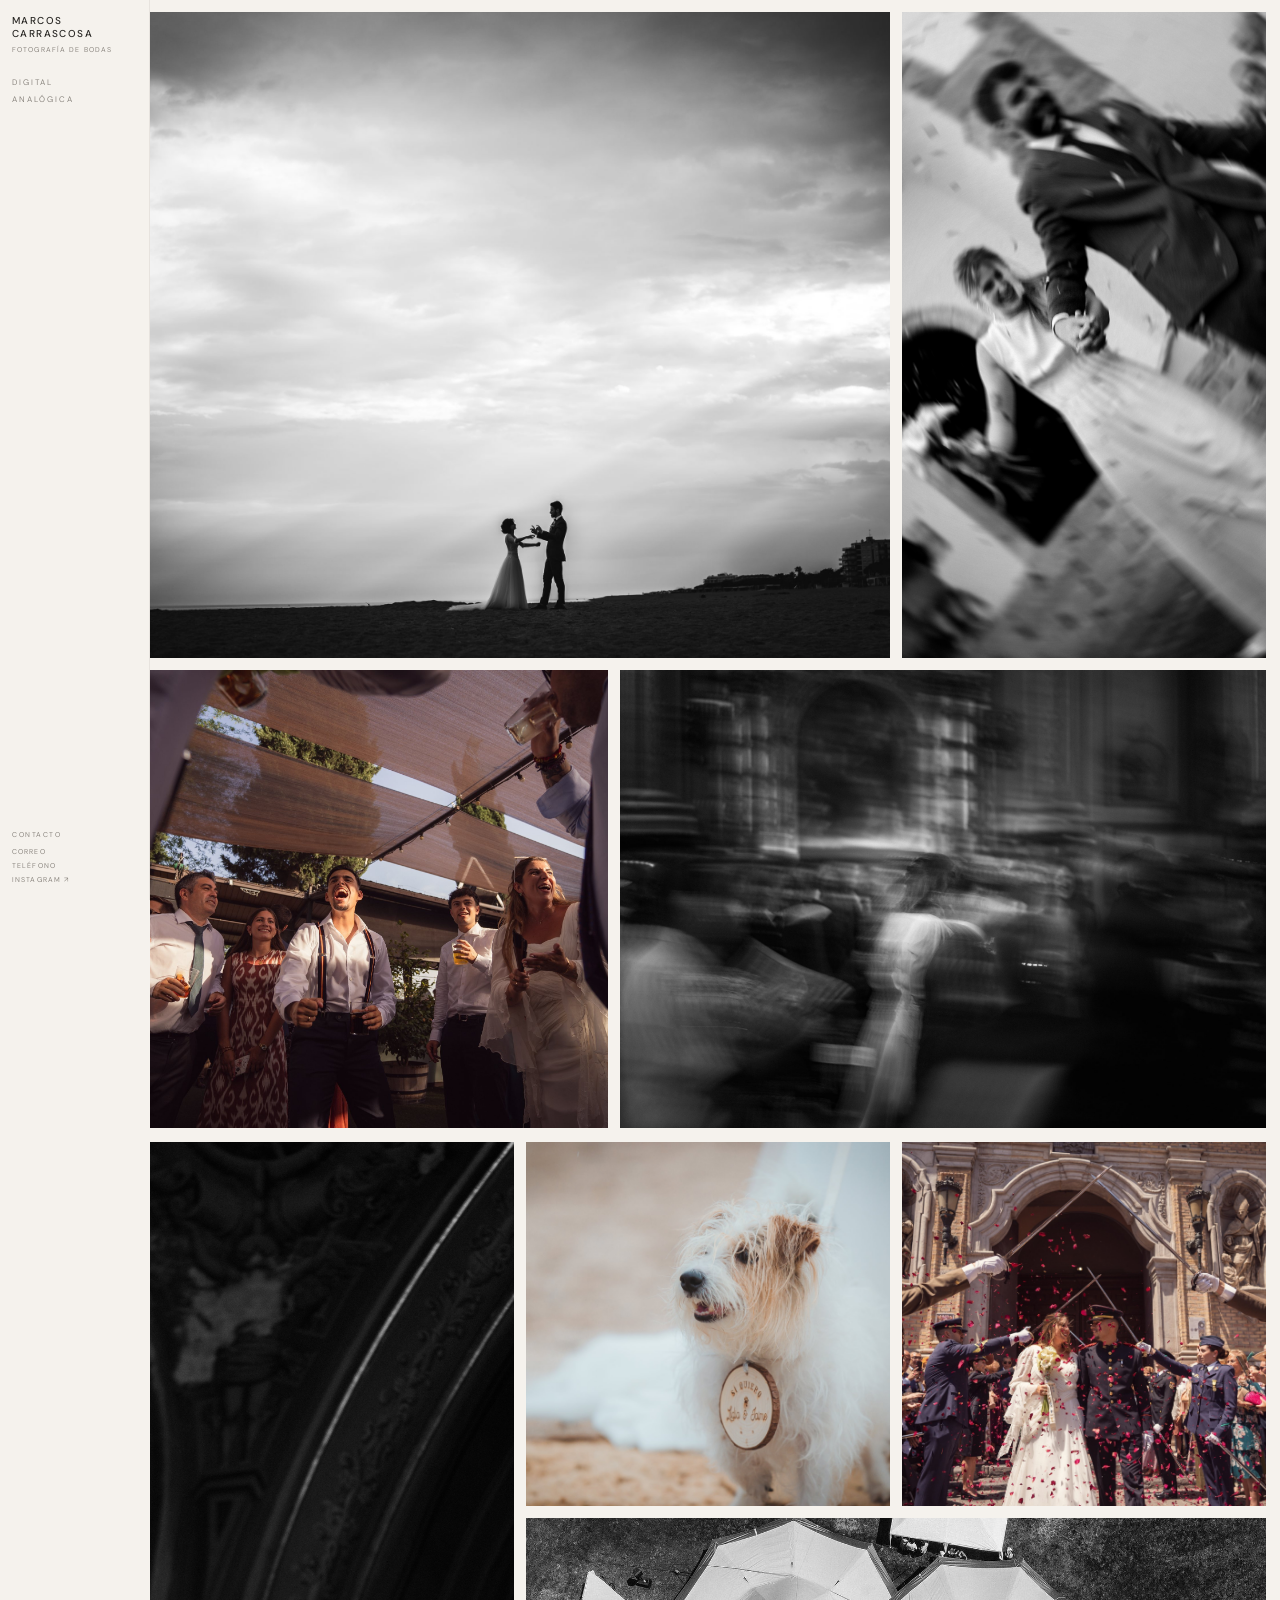
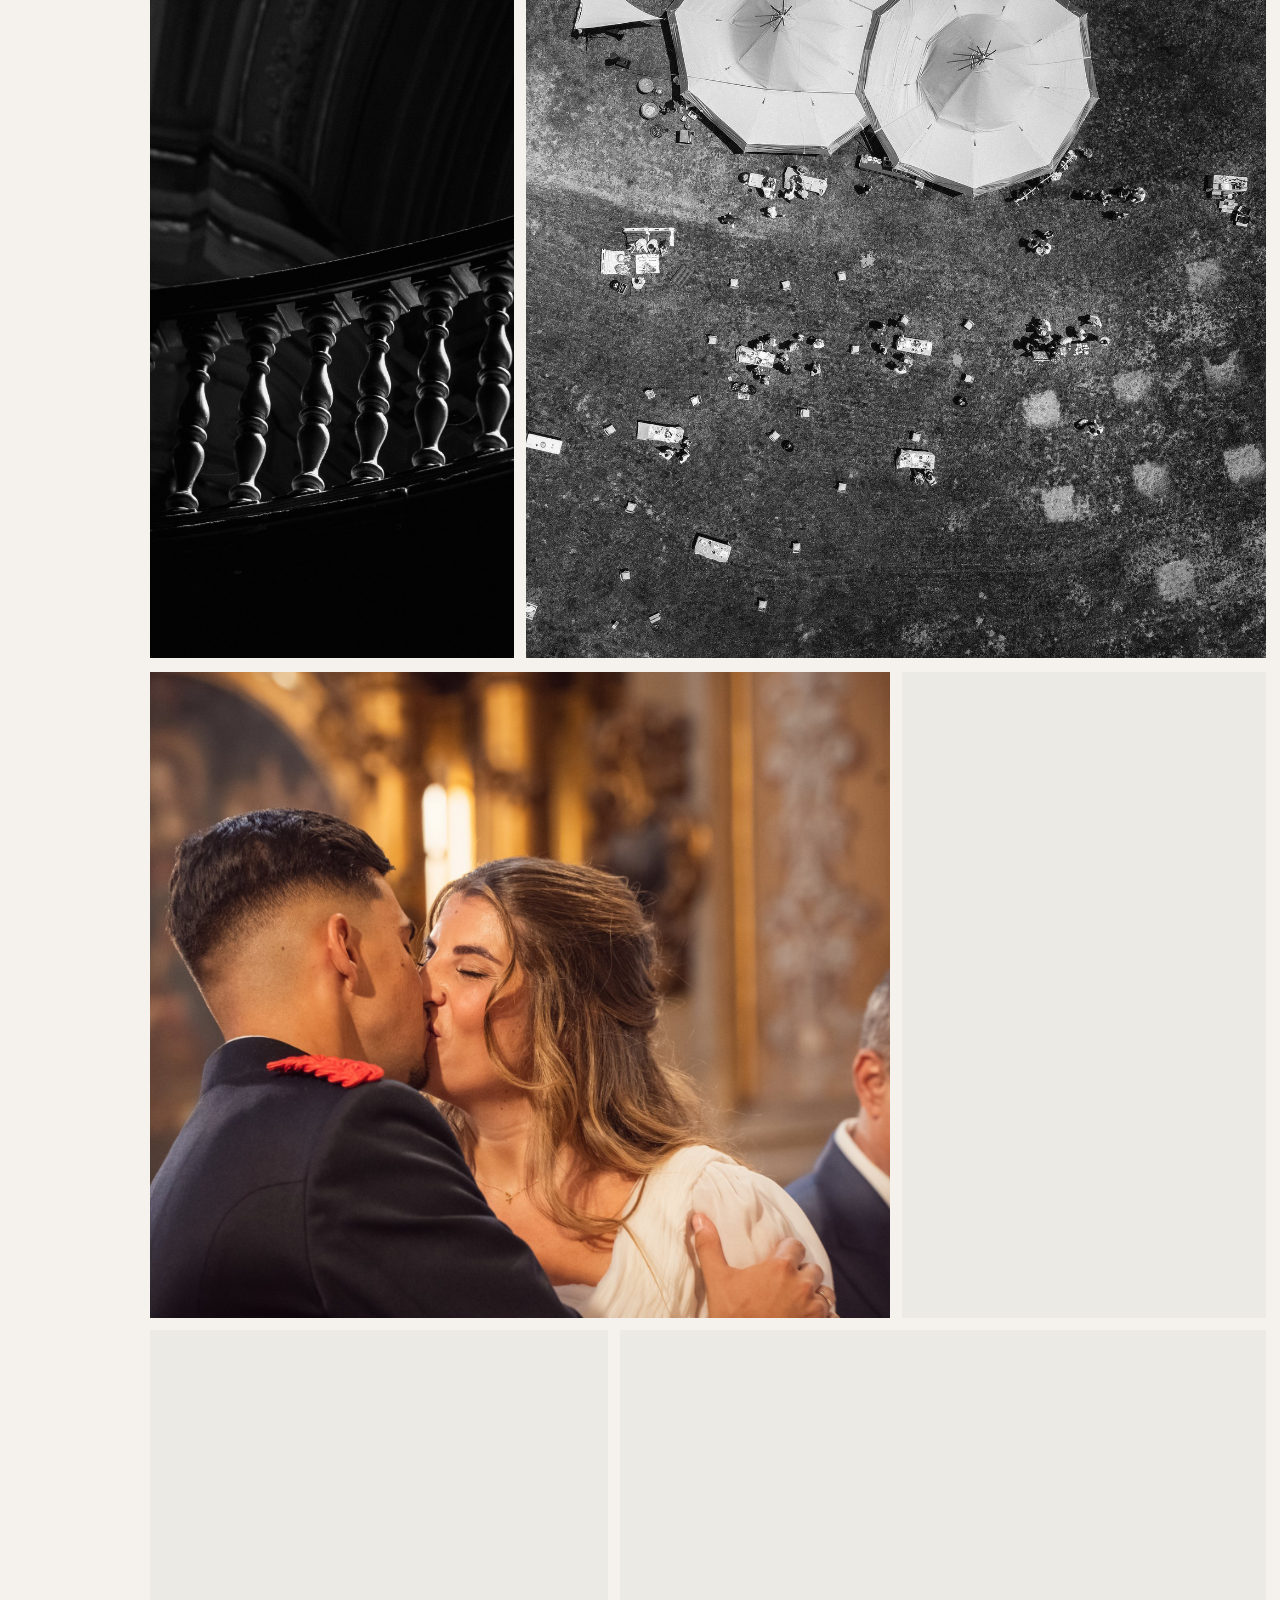
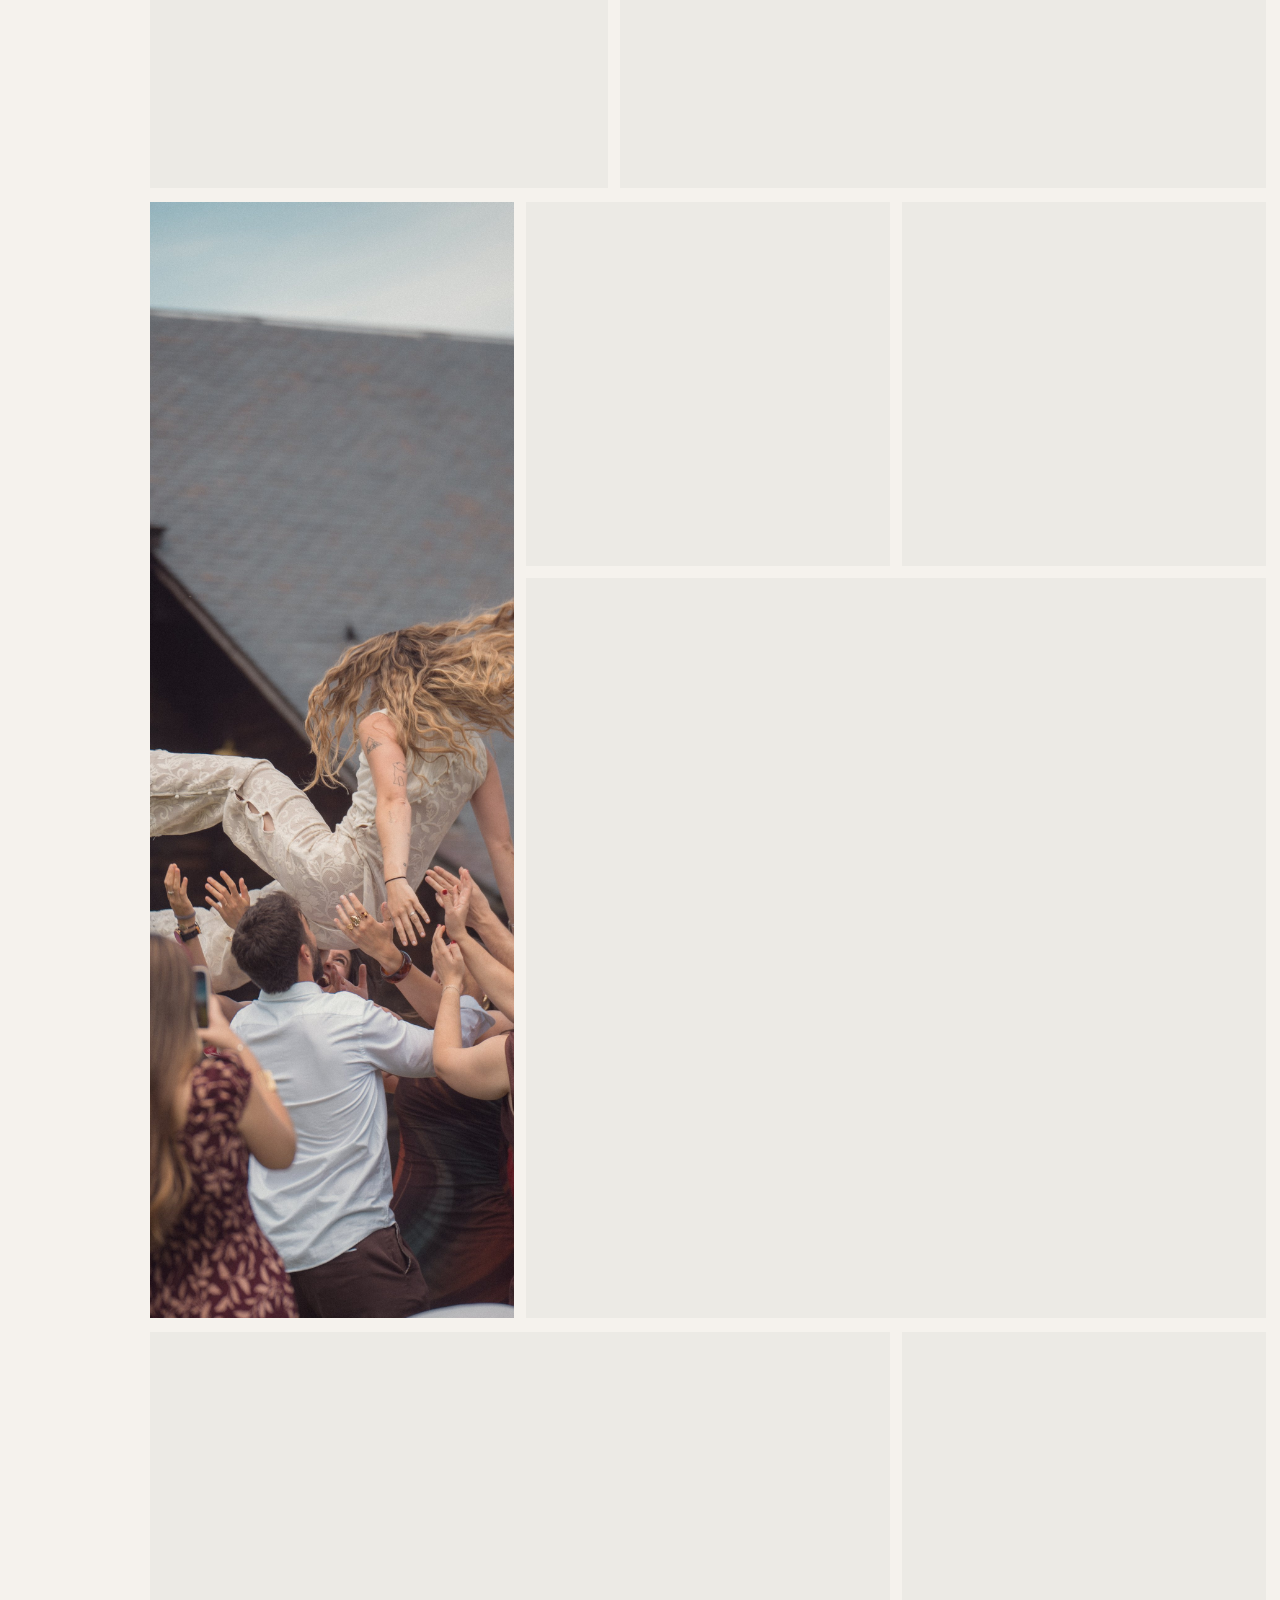
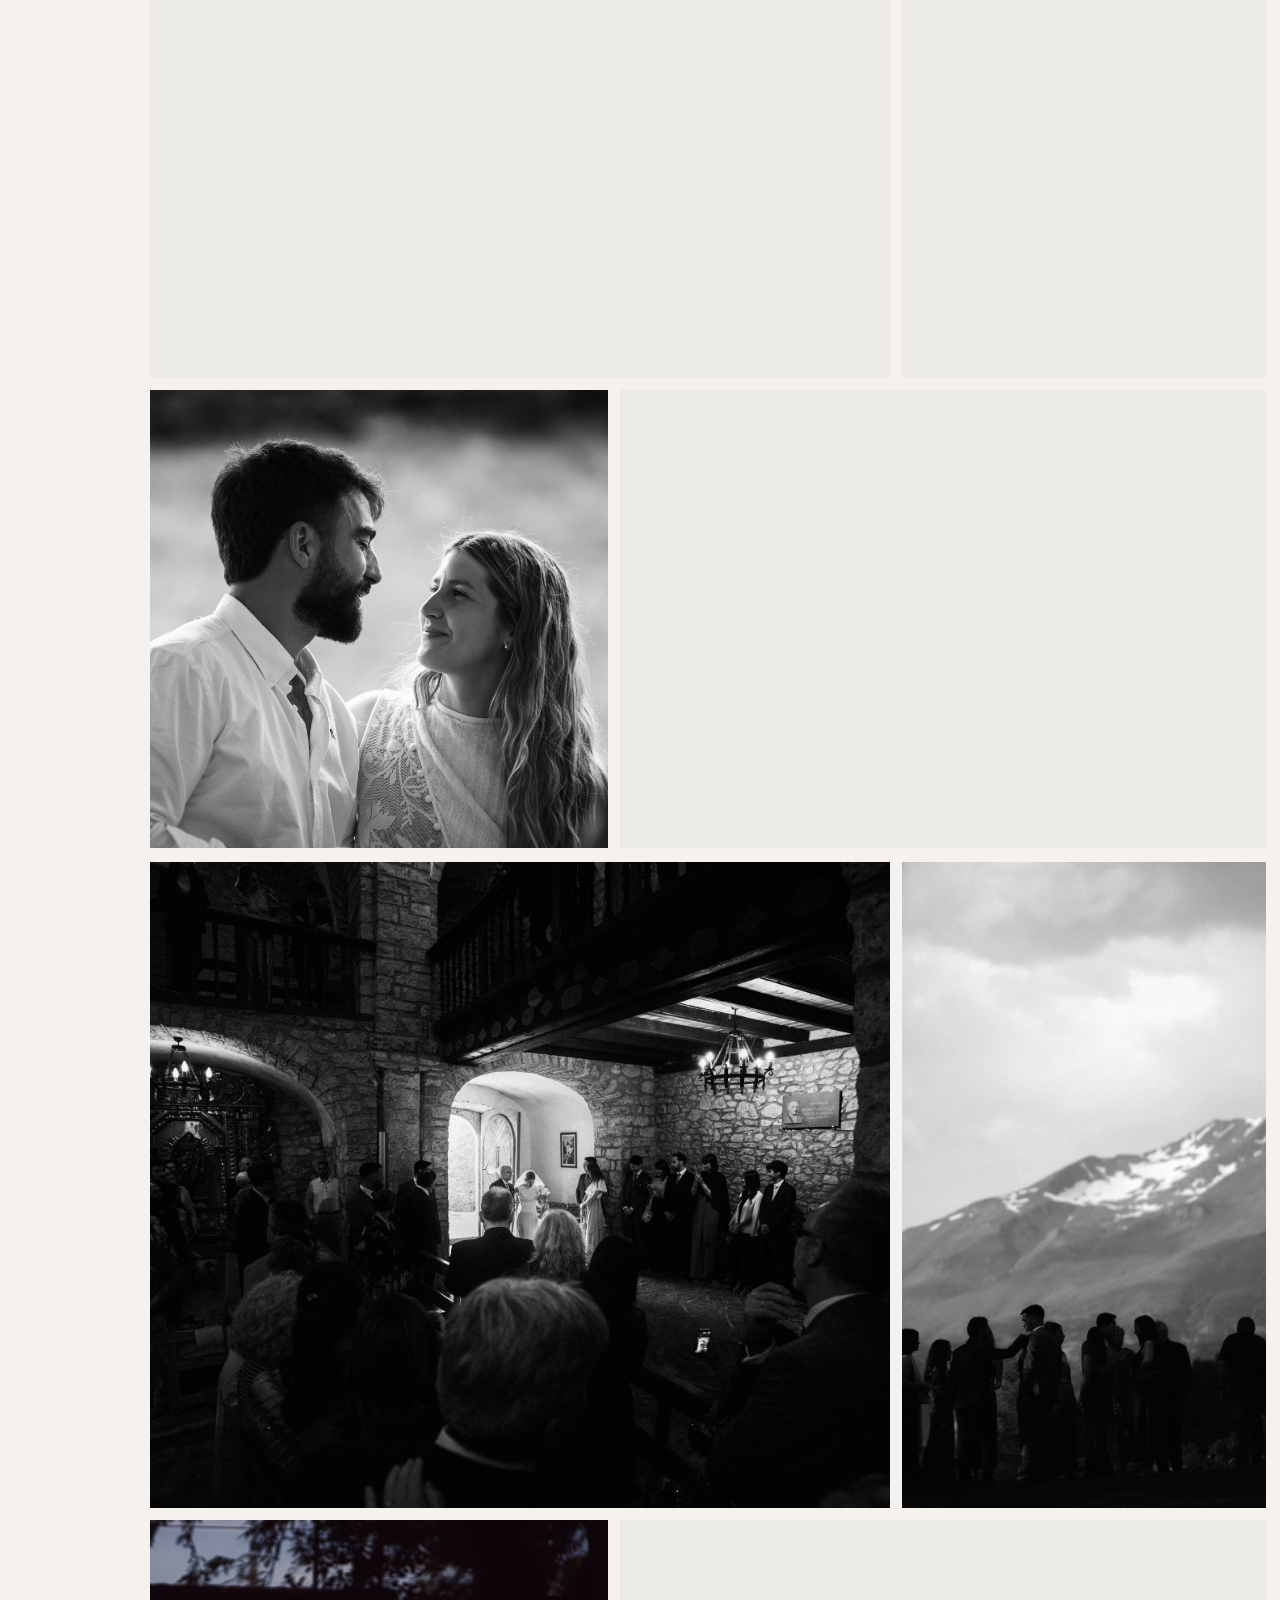
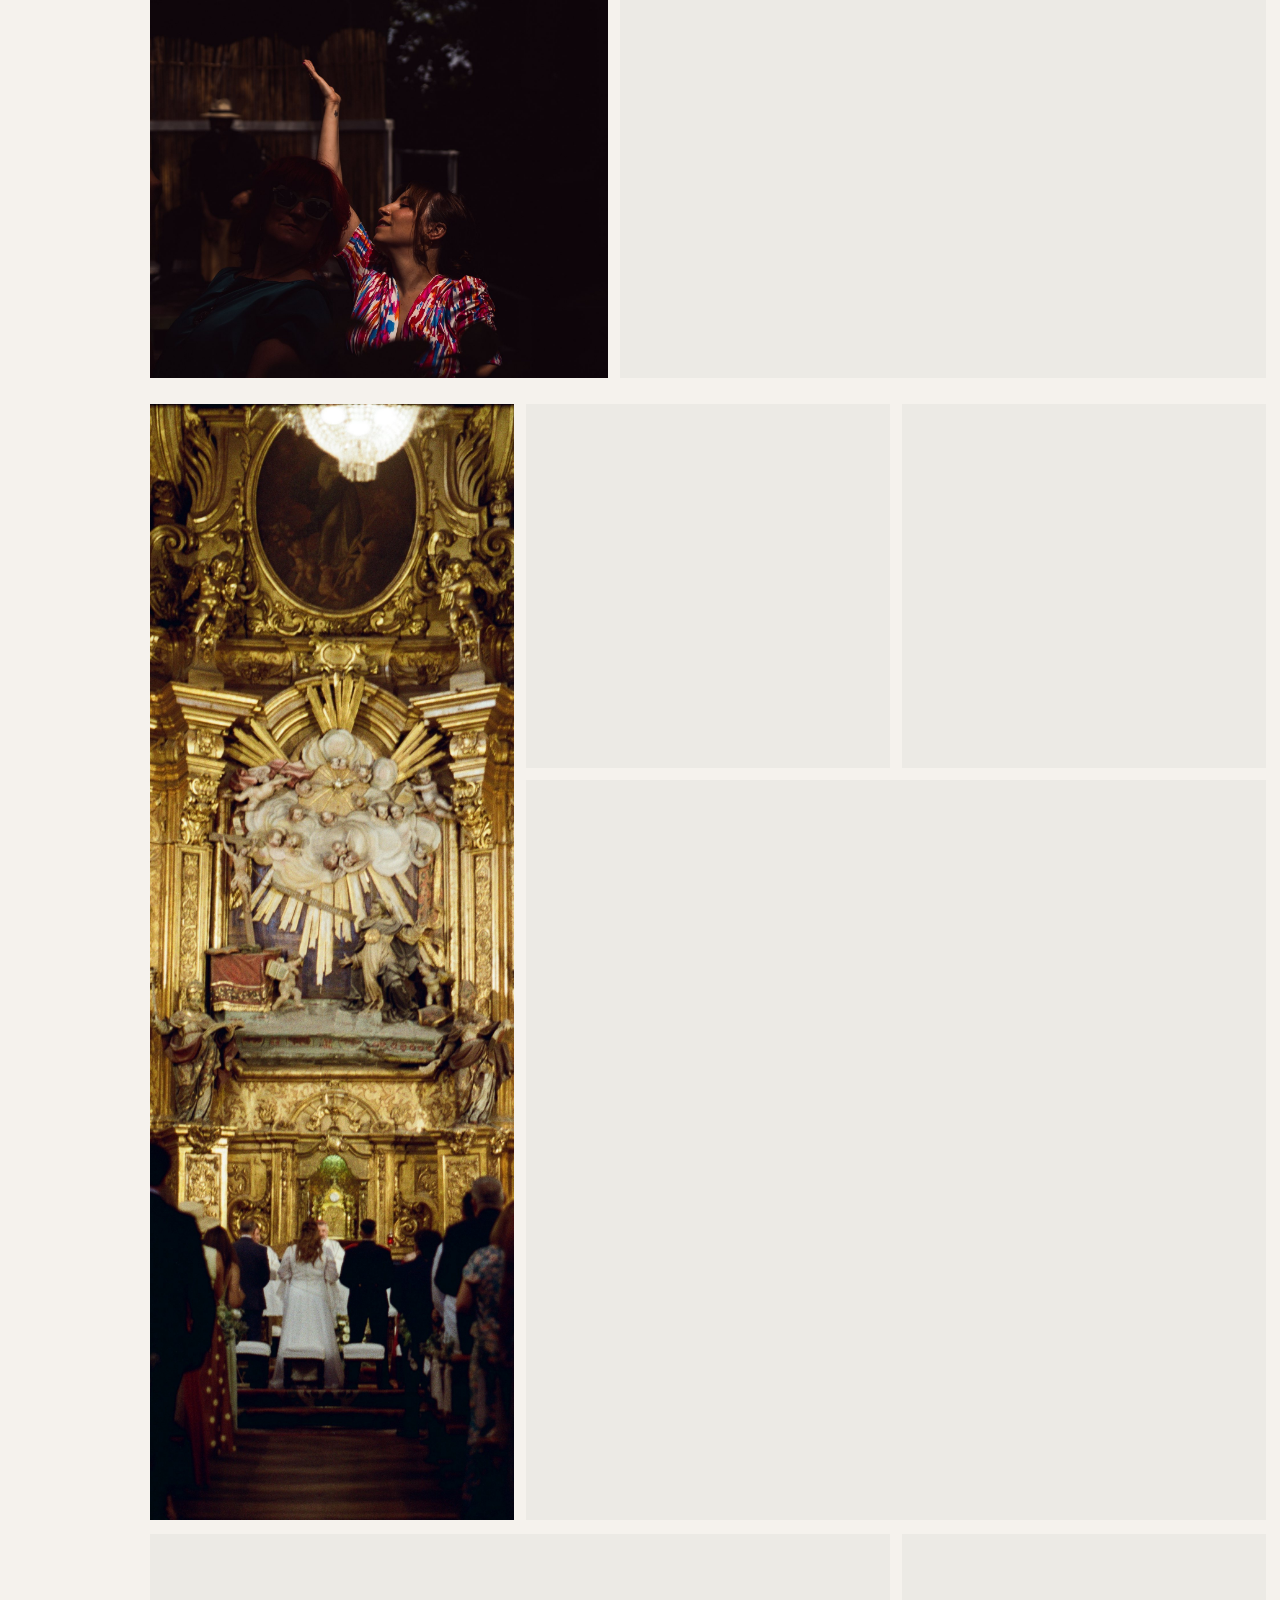
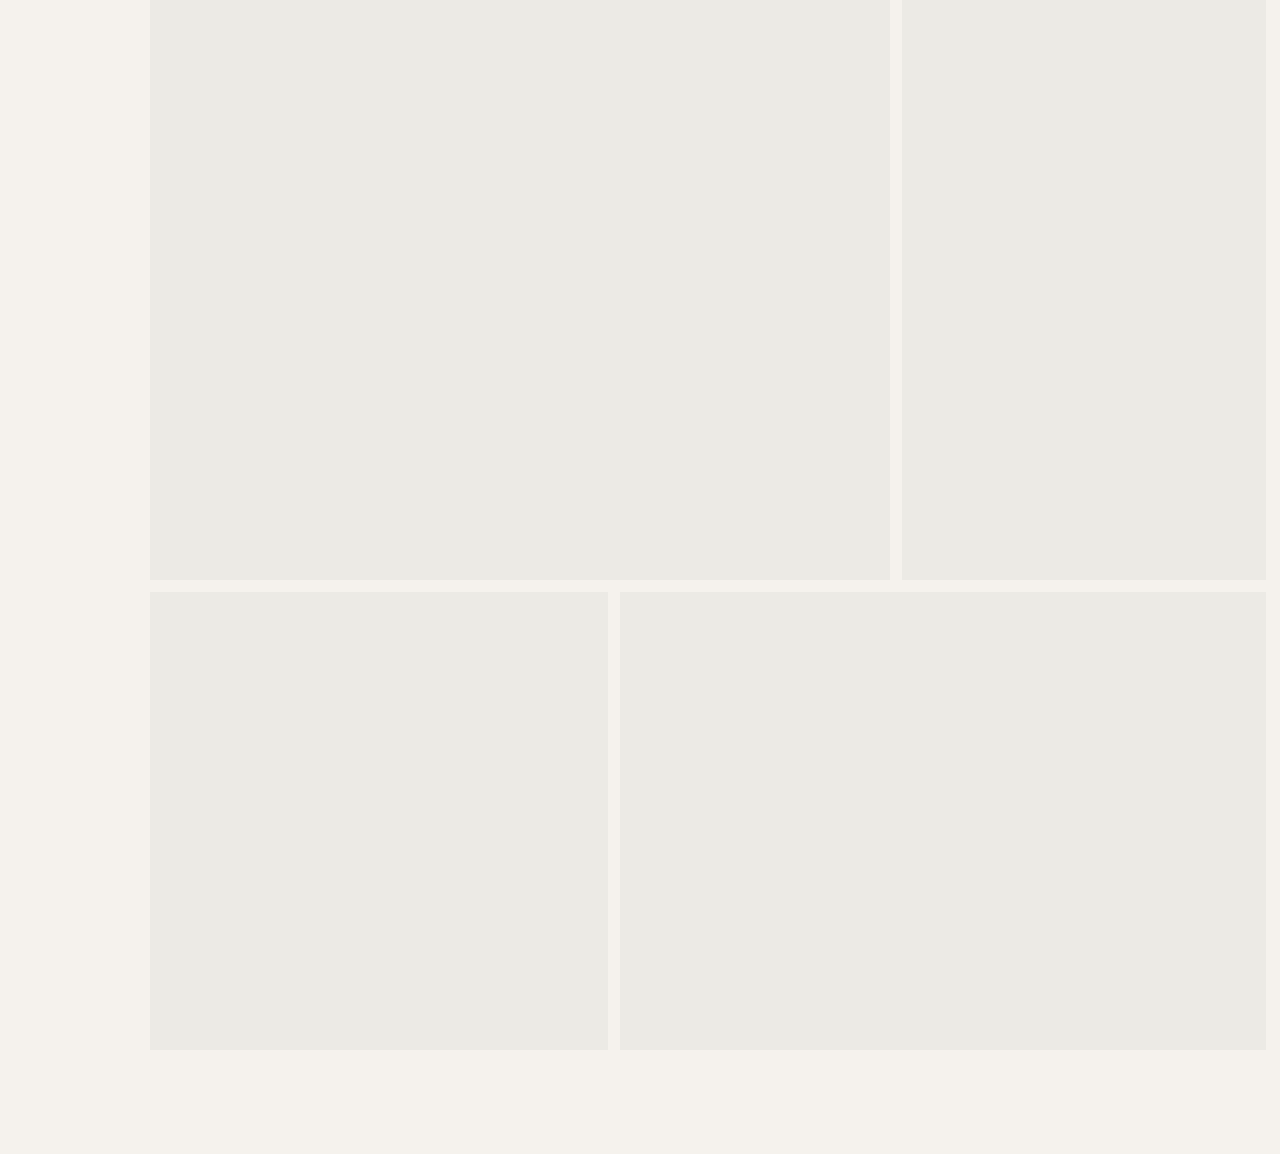
<file: index.html>
<!DOCTYPE html>
<html lang="es">
<head>
<meta charset="UTF-8">
<meta name="viewport" content="width=device-width, initial-scale=1.0">
<title>Marcos Carrascosa | Fotógrafo de bodas en Zaragoza</title>
<meta name="description" content="Fotografía de bodas en Zaragoza y España. Trabajo en digital y analógico con una mirada documental y editorial.">
<meta name="author" content="Marcos Carrascosa">
<meta name="robots" content="index, follow">
<link rel="canonical" href="https://carrascosamarcos.es/">
<link rel="icon" href="/favicon.svg" type="image/svg+xml">
<link rel="apple-touch-icon" href="/favicon.svg">
<meta property="og:type" content="website">
<meta property="og:title" content="Marcos Carrascosa | Fotógrafo de bodas en Zaragoza">
<meta property="og:description" content="Fotografía de bodas en Zaragoza y España. Digital y analógico.">
<meta property="og:url" content="https://carrascosamarcos.es/">
<meta property="og:site_name" content="Marcos Carrascosa">
<meta name="twitter:card" content="summary_large_image">
<meta name="twitter:title" content="Marcos Carrascosa | Fotógrafo de bodas en Zaragoza">
<meta name="twitter:description" content="Fotografía de bodas en Zaragoza y España. Digital y analógico.">
<link rel="preconnect" href="https://fonts.googleapis.com">
<link rel="preconnect" href="https://fonts.gstatic.com" crossorigin>
<link href="https://fonts.googleapis.com/css2?family=Cormorant+Garamond:wght@300;400;500&family=DM+Sans:wght@300;400;500&display=swap" rel="stylesheet">
<link rel="stylesheet" href="styles.css">
<script type="application/ld+json">{
  "@context":"https://schema.org",
  "@type":"Photographer",
  "name":"Marcos Carrascosa",
  "email":"marcoscarrascosa.arq@gmail.com",
  "telephone":"+34699828171",
  "address":{"@type":"PostalAddress","addressLocality":"Zaragoza","addressCountry":"ES"},
  "areaServed":["Zaragoza","España"],
  "description":"Fotógrafo de bodas en Zaragoza. Trabajo en digital y analógico.",
  "url":"https://carrascosamarcos.es/",
  "sameAs":["https://instagram.com/mcarrascosajimenez"]
}</script>
</head>
<body>
<header class="header">
  <div class="header__rail">
    <h1 class="header__name">MARCOS CARRASCOSA</h1>
    <span class="header__subtitle">FOTOGRAFÍA DE BODAS</span>
    <nav class="header__nav" aria-label="Navegación">
      <a href="#digital" class="header__mode-link">DIGITAL</a>
      <a href="#analogica" class="header__mode-link">ANALÓGICA</a>
    </nav>
    <address class="header__contact">
      <span class="header__contact-label">CONTACTO</span>
      <a href="mailto:marcoscarrascosa.arq@gmail.com">CORREO</a>
      <a href="tel:+34699828171">TELÉFONO</a>
      <a href="https://instagram.com/mcarrascosajimenez" target="_blank" rel="noopener">INSTAGRAM ↗</a>
    </address>
  </div>
</header>
<main>
  <section id="digital" class="gallery-mode gallery-mode--digital" aria-labelledby="digital-title">
    <h2 id="digital-title" class="sr-only">Fotografía de bodas digital</h2>
  </section>
  <section id="analogica" class="gallery-mode gallery-mode--analogue" aria-labelledby="analogica-title">
    <h2 id="analogica-title" class="sr-only">Fotografía de bodas analógica</h2>
  </section>
</main>
<script src="script.js"></script>
</body>
</html>
</file>
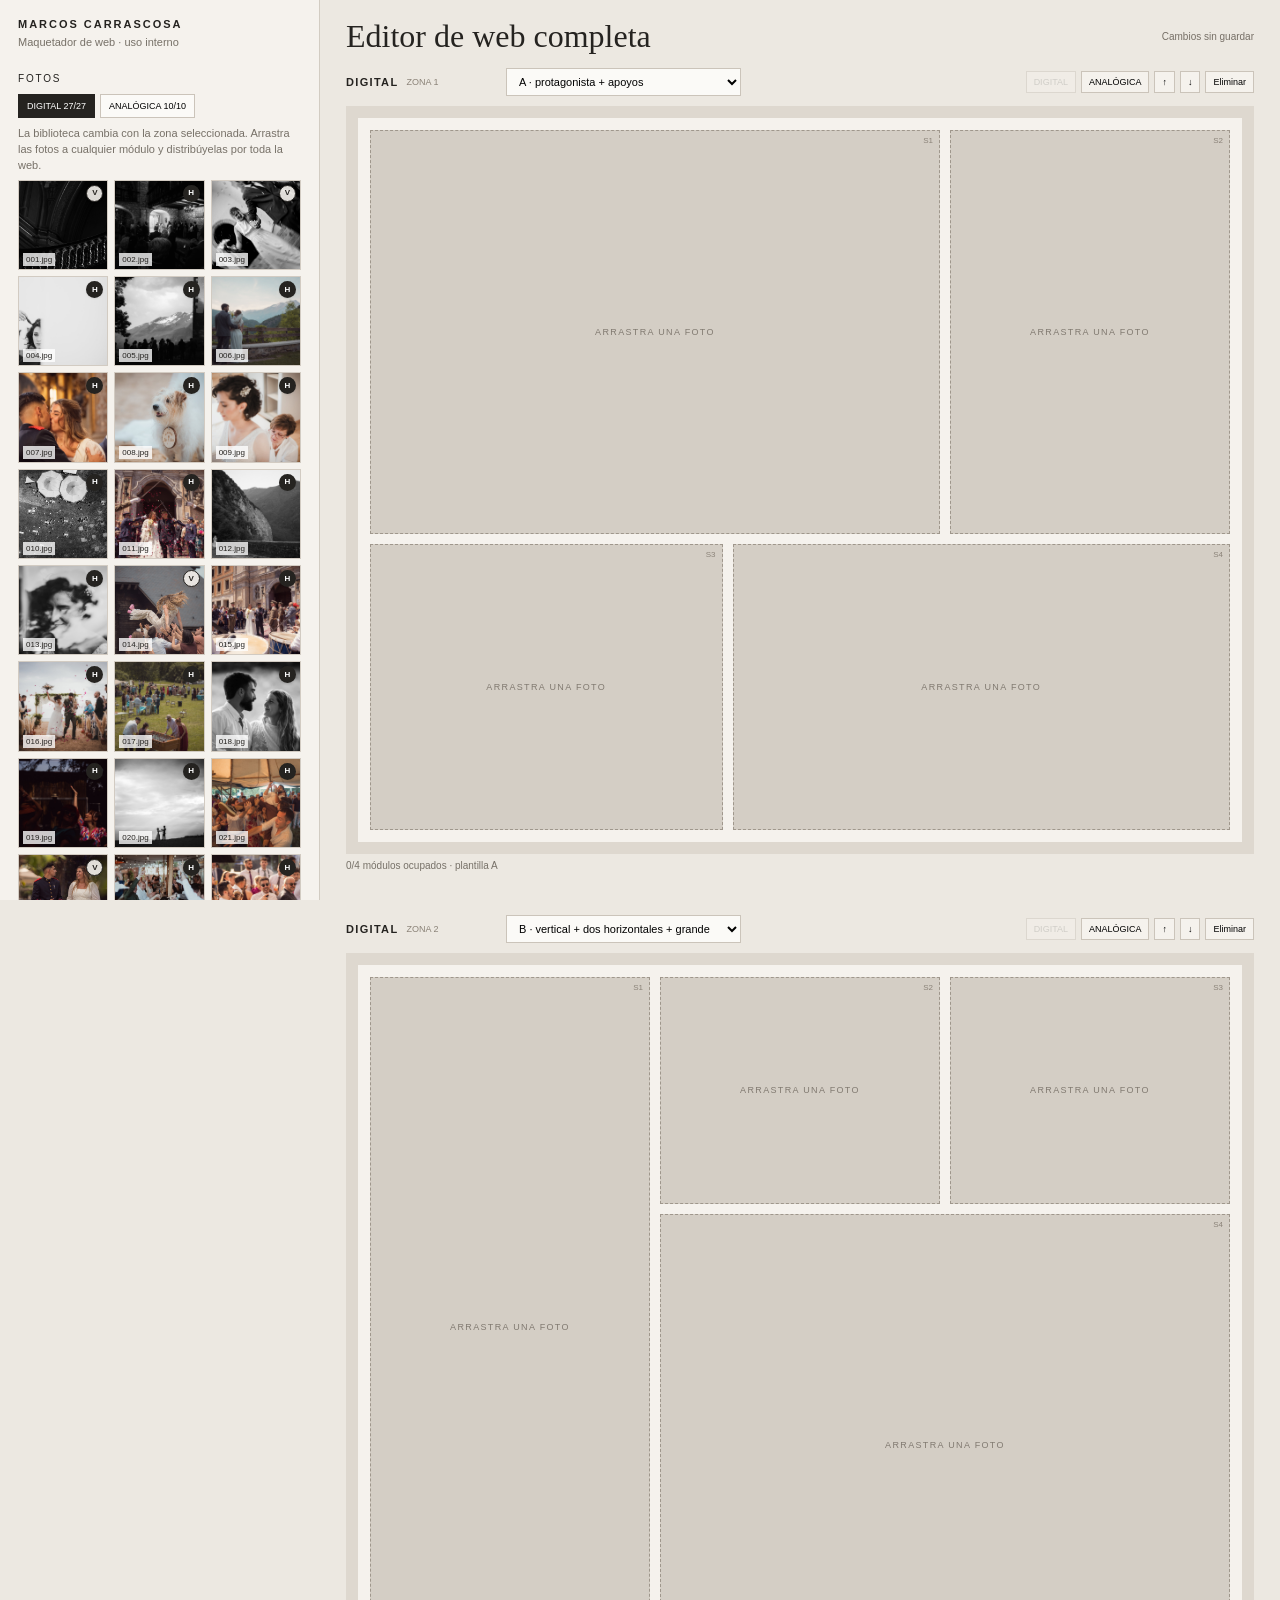
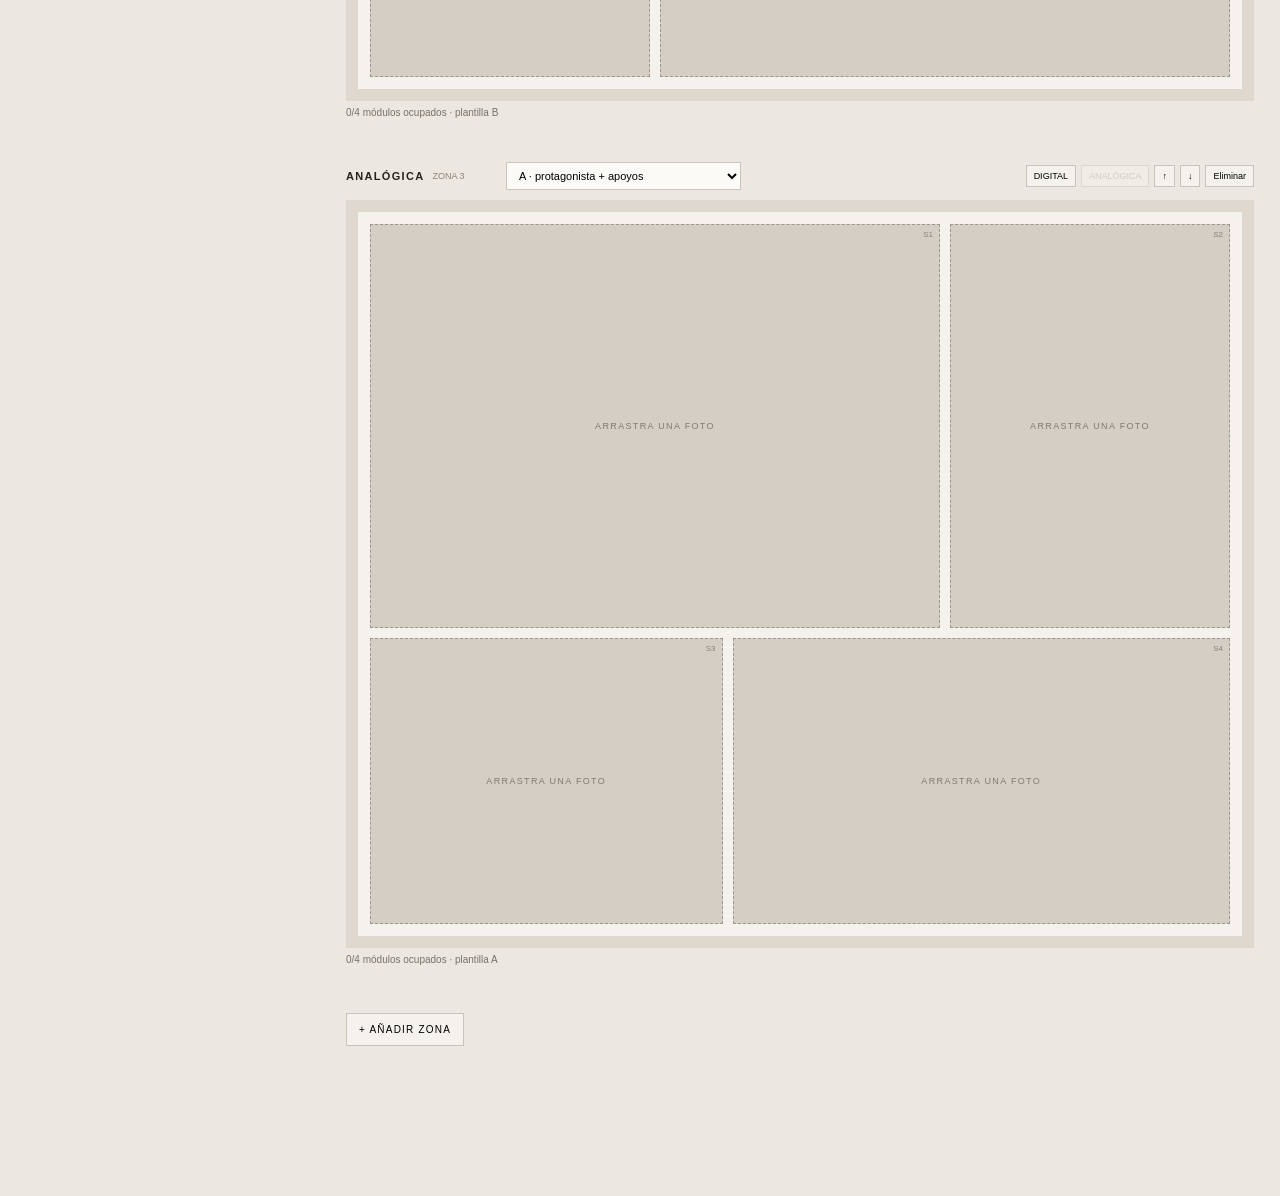
<file: editor.html>
<!DOCTYPE html>
<html lang="es">
<head>
<meta charset="UTF-8">
<meta name="viewport" content="width=device-width,initial-scale=1.0">
<meta name="robots" content="noindex,nofollow">
<title>Editor · Marcos Carrascosa</title>
<style>
*{box-sizing:border-box}html,body{margin:0;min-height:100%;font-family:Arial,sans-serif;background:#ece8e1;color:#252320}button,input,select{font:inherit}button{cursor:pointer}
.app{display:grid;grid-template-columns:320px minmax(0,1fr);min-height:100vh}.sidebar{padding:18px;border-right:1px solid #d2ccc2;background:#f5f2ed;position:sticky;top:0;height:100vh;overflow:auto}.brand{font-size:11px;letter-spacing:.18em;font-weight:700}.muted{color:#777168;font-size:11px;line-height:1.45}.section-title{font-size:10px;letter-spacing:.18em;text-transform:uppercase;margin:22px 0 10px}.tools{display:grid;gap:7px}.tools button,.actions button,.zone-select{border:1px solid #cbc4ba;background:#fbfaf7;padding:9px 10px;text-align:left;font-size:11px}.tools button:hover,.actions button:hover,.zone-select:hover{background:#eeeae3}.divider{height:1px;background:#d8d2c9;margin:16px 0}.photos{display:grid;grid-template-columns:repeat(3,1fr);gap:6px}.photo-thumb{aspect-ratio:1/1;border:1px solid #d2cbc2;background:#ddd7cf;overflow:hidden;position:relative;cursor:grab}.photo-thumb img{width:100%;height:100%;object-fit:cover;display:block}.photo-thumb.used{opacity:.32}.photo-thumb span{position:absolute;left:4px;bottom:3px;background:rgba(255,255,255,.78);font-size:8px;padding:2px 3px}.orientation{position:absolute;right:4px;top:4px;min-width:17px;height:17px;border-radius:50%;display:grid;place-items:center;background:rgba(245,242,237,.9);font-size:8px;font-weight:700;line-height:1;box-shadow:0 1px 2px rgba(0,0,0,.08)}.orientation.h{background:#252320;color:#fff}.orientation.v{border:1px solid #252320}.orientation.s{border:1px solid #8f887e;color:#5d574f}.actions{display:grid;grid-template-columns:1fr 1fr;gap:7px}.primary{background:#252320!important;color:#fff!important;border-color:#252320!important}.danger{background:#eee4e0!important}.control-row{display:grid;grid-template-columns:65px 1fr;gap:8px;align-items:center;margin:7px 0}.control-row label{font-size:9px;letter-spacing:.08em;text-transform:uppercase;color:#70695f}.control-row input{width:100%}.selected-info{font-size:10px;line-height:1.45;color:#716a61;min-height:30px}.hint{font-size:9px;color:#817a71;line-height:1.45}.medium-tabs{display:flex;gap:5px;margin-bottom:8px}.medium-tabs button{border:1px solid #cbc4ba;background:#fbfaf7;padding:6px 8px;font-size:9px}.medium-tabs button.active{background:#252320;color:#fff;border-color:#252320}
main{padding:20px 26px 80px;min-width:0}.topbar{display:flex;align-items:center;justify-content:space-between;gap:15px;margin-bottom:16px}.topbar h1{font:400 32px/1 Georgia,serif;margin:0}.status{font-size:10px;color:#766f66}.zone{margin:0 0 44px}.zone-head{display:flex;align-items:center;gap:10px;margin-bottom:10px}.zone-title{display:flex;align-items:center;gap:8px;min-width:150px}.zone-title strong{font-size:11px;letter-spacing:.12em;text-transform:uppercase}.zone-index{font-size:9px;color:#8a8277}.zone-select{min-width:235px;padding:6px 8px}.zone-actions{display:flex;gap:5px;margin-left:auto}.zone-actions button{border:1px solid #cbc4ba;background:#f5f2ed;padding:5px 7px;font-size:9px}.zone-actions button:disabled{opacity:.45;cursor:default}.zone-wrap{background:#ded8cf;padding:12px;overflow:auto}.zone-stage{width:min(1500px,100%);min-width:760px;margin:0 auto;background:#f5f2ed;padding:12px}.zone-canvas{position:relative;display:grid;grid-template-columns:repeat(12,1fr);grid-template-rows:repeat(12,minmax(34px,1fr));gap:10px;min-height:700px}.slot{position:relative;min-width:0;min-height:0;background:#d4cec5;border:1px dashed #9f978c;overflow:hidden}.slot.selected{outline:2px solid #252320;outline-offset:2px}.slot.empty::after{content:'ARRASTRA UNA FOTO';position:absolute;inset:0;display:grid;place-items:center;font-size:9px;letter-spacing:.15em;color:#817a71}.slot img{width:100%;height:100%;object-fit:cover;display:block;user-select:none;pointer-events:none}.slot-label{position:absolute;left:6px;top:5px;background:rgba(245,242,237,.86);padding:3px 4px;font-size:8px;z-index:2}.empty-slot-label{position:absolute;right:6px;top:5px;font-size:8px;color:#8a8278;z-index:2}.photo-count{font-size:10px;color:#777168;margin-top:6px}.add-zone{border:1px solid #cbc4ba;background:#f5f2ed;padding:10px 12px;font-size:10px;letter-spacing:.12em;text-transform:uppercase;margin:4px 0 70px}.add-zone:hover{background:#e8e2da}.actions-row{display:flex;gap:8px;flex-wrap:wrap}.mobile-note{display:none}
@media(max-width:1000px){.app{grid-template-columns:270px 1fr}.zone-stage{min-width:720px}.mobile-note{display:block}.zone-head{flex-wrap:wrap}.zone-actions{margin-left:0}}
@media(max-width:640px){.app{grid-template-columns:235px 1fr}.sidebar{padding:13px}main{padding:14px}.topbar{align-items:flex-start;flex-direction:column}.zone-stage{min-width:680px}.zone-head{align-items:flex-start;flex-direction:column}.zone-title{min-width:0}.zone-actions{width:100%}}
</style>
</head>
<body>
<div class="app">
<aside class="sidebar">
  <div class="brand">MARCOS CARRASCOSA</div>
  <div class="muted" style="margin-top:5px">Maquetador de web · uso interno</div>

  <div class="section-title">Fotos</div>
  <div class="medium-tabs">
    <button id="tabDigital" class="active">DIGITAL <span id="countDigital"></span></button>
    <button id="tabFilm">ANALÓGICA <span id="countFilm"></span></button>
  </div>
  <div class="muted" style="margin:6px 0">La biblioteca cambia con la zona seleccionada. Arrastra las fotos a cualquier módulo y distribúyelas por toda la web.</div>
  <div id="photos" class="photos"></div>

  <div class="section-title">Foto seleccionada</div>
  <div id="selectedInfo" class="selected-info">Selecciona un módulo con una foto.</div>
  <div class="control-row"><label>Zoom</label><input id="zoom" type="range" min="1" max="3" step="0.01" value="1"></div>
  <div class="control-row"><label>Pos X</label><input id="posX" type="range" min="0" max="100" step="1" value="50"></div>
  <div class="control-row"><label>Pos Y</label><input id="posY" type="range" min="0" max="100" step="1" value="50"></div>
  <div class="hint">V = vertical · H = horizontal · S = cuadrada. También puedes arrastrar la imagen dentro del módulo.</div>

  <div class="divider"></div>
  <div class="section-title">Proyecto</div>
  <div class="actions-row">
    <button id="saveLocal" class="primary">Guardar proyecto</button>
    <button id="loadLocal">Cargar</button>
    <button id="exportJson" class="primary">Exportar JSON</button>
    <button id="newProject" class="danger">Nuevo</button>
  </div>
  <p class="hint" style="margin-top:9px">Se guarda la web completa: orden de zonas, Digital/Analógica, plantilla de cada zona, foto de cada módulo y encuadre.</p>
</aside>

<main>
  <div class="topbar"><h1>Editor de web completa</h1><div id="status" class="status">Cambios sin guardar</div></div>
  <div id="web"></div>
  <p class="hint mobile-note">En pantallas pequeñas puedes desplazar horizontalmente cada retícula. La composición se ha pensado principalmente para escritorio.</p>
</main>
</div>

<script>
(function(){
'use strict';
const DIGITAL=Array.from({length:27},(_,i)=>`digital/${String(i+1).padStart(3,'0')}.jpg`);
const FILM=Array.from({length:10},(_,i)=>`film/${String(i+1).padStart(3,'0')}.jpg`);
const templates={
 a:[['s1',1,1,8,7],['s2',9,1,4,7],['s3',1,8,5,5],['s4',6,8,7,5]],
 b:[['s1',1,1,4,12],['s2',5,1,4,4],['s3',9,1,4,4],['s4',5,5,8,8]],
 c:[['s1',1,1,4,5],['s2',5,1,4,5],['s3',9,1,4,8],['s4',1,6,8,7],['s5',9,9,4,4]],
 d:[['s1',1,1,5,5],['s2',7,1,6,4],['s3',1,7,4,6],['s4',6,6,7,6]]
};
const templateNames={a:'A · protagonista + apoyos',b:'B · vertical + dos horizontales + grande',c:'C · fragmentada',d:'D · libre'};
const KEY='marcosGalleryWebEditorV3';
let state={zones:[{id:uid(),type:'digital',template:'a',slots:{}},{id:uid(),type:'digital',template:'b',slots:{}},{id:uid(),type:'analogue',template:'a',slots:{}}],selected:null,medium:'digital'};
let draggingPhoto=null;
const web=document.getElementById('web'), photosEl=document.getElementById('photos'), selectedInfo=document.getElementById('selectedInfo'), statusEl=document.getElementById('status'), zoomEl=document.getElementById('zoom'), xEl=document.getElementById('posX'), yEl=document.getElementById('posY');
function uid(){return Math.random().toString(36).slice(2,9)}
function clone(o){return JSON.parse(JSON.stringify(o))}
function mark(t='Cambios sin guardar'){statusEl.textContent=t}
function currentZone(){return state.zones.find(z=>z.id===state.selected?.zoneId)||null}
function currentData(){const z=currentZone();return z&&state.selected&&z.slots[state.selected.slotId]?z.slots[state.selected.slotId]:null}
function used(src){return state.zones.some(z=>Object.values(z.slots).some(s=>s.src===src))}
function orient(img){if(!img.naturalWidth||!img.naturalHeight)return's';const r=img.naturalWidth/img.naturalHeight;return r>1.05?'h':r<0.95?'v':'s'}
function photosForMedium(){return state.medium==='digital'?DIGITAL:FILM}
function renderPhotos(){
 photosEl.innerHTML='';
 photosForMedium().forEach(src=>{
  const b=document.createElement('div');b.className='photo-thumb'+(used(src)?' used':'');b.draggable=true;
  const img=document.createElement('img');img.src=src;img.loading='lazy';b.appendChild(img);
  const badge=document.createElement('div');badge.className='orientation s';badge.textContent='…';b.appendChild(badge);
  img.addEventListener('load',()=>{const k=orient(img);badge.className='orientation '+k;badge.textContent=k==='h'?'H':k==='v'?'V':'S'});
  const n=document.createElement('span');n.textContent=src.split('/').pop();b.appendChild(n);
  b.addEventListener('dragstart',()=>draggingPhoto=src);b.addEventListener('dragend',()=>draggingPhoto=null);
  b.addEventListener('click',()=>{if(state.selected)assign(state.selected.zoneId,state.selected.slotId,src)});
  photosEl.appendChild(b);
 });
 const du=DIGITAL.filter(used).length,fu=FILM.filter(used).length;
 document.getElementById('countDigital').textContent=`${DIGITAL.length-du}/${DIGITAL.length}`;
 document.getElementById('countFilm').textContent=`${FILM.length-fu}/${FILM.length}`;
}
function selectSlot(zoneId,slotId){state.selected={zoneId,slotId};updateControls();renderWeb()}
function assign(zoneId,slotId,src){const z=state.zones.find(x=>x.id===zoneId);if(!z)return;if(!z.slots[slotId]||z.slots[slotId].src!==src)z.slots[slotId]={src,zoom:1,x:50,y:50};state.selected={zoneId,slotId};mark();updateControls();renderWeb()}
function updateControls(){const d=currentData();if(!d){selectedInfo.textContent='Selecciona un módulo con una foto.';zoomEl.value=1;xEl.value=50;yEl.value=50;return}selectedInfo.textContent=`${d.src} · ${state.selected.slotId}`;zoomEl.value=d.zoom;xEl.value=d.x;yEl.value=d.y}
function bindControl(el,key){el.addEventListener('input',()=>{const d=currentData();if(!d)return;d[key]=Number(el.value);mark();renderWeb()})}
bindControl(zoomEl,'zoom');bindControl(xEl,'x');bindControl(yEl,'y');
function pan(e,zoneId,slotId){const z=state.zones.find(x=>x.id===zoneId),d=z?.slots[slotId];if(!d||e.button!==0)return;state.selected={zoneId,slotId};updateControls();const slot=e.currentTarget,sx=e.clientX,sy=e.clientY,px=d.x,py=d.y;function move(ev){const r=slot.getBoundingClientRect();d.x=Math.max(0,Math.min(100,px-(ev.clientX-sx)/r.width*100));d.y=Math.max(0,Math.min(100,py-(ev.clientY-sy)/r.height*100));xEl.value=Math.round(d.x);yEl.value=Math.round(d.y);mark();renderWeb()}function up(){removeEventListener('pointermove',move);removeEventListener('pointerup',up)}addEventListener('pointermove',move);addEventListener('pointerup',up);e.preventDefault()}
function slotElement(zone,def){const[id,col,row,w,h]=def,el=document.createElement('div');el.className='slot'+(zone.slots[id]?'':' empty');el.style.gridColumn=`${col}/span ${w}`;el.style.gridRow=`${row}/span ${h}`;const d=zone.slots[id];if(d){const img=document.createElement('img');img.src=d.src;img.alt='';img.style.objectPosition=`${d.x}% ${d.y}%`;img.style.transform=`scale(${d.zoom})`;el.appendChild(img);const l=document.createElement('div');l.className='slot-label';l.textContent=d.src.split('/').pop();el.appendChild(l)}else{const l=document.createElement('div');l.className='empty-slot-label';l.textContent=id.toUpperCase();el.appendChild(l)}if(state.selected?.zoneId===zone.id&&state.selected?.slotId===id)el.classList.add('selected');el.addEventListener('click',()=>selectSlot(zone.id,id));el.addEventListener('dragover',ev=>{ev.preventDefault();el.style.background='#c8c1b7'});el.addEventListener('dragleave',()=>el.style.background='');el.addEventListener('drop',ev=>{ev.preventDefault();el.style.background='';if(draggingPhoto)assign(zone.id,id,draggingPhoto)});el.addEventListener('pointerdown',ev=>pan(ev,zone.id,id));return el}
function renderZone(zone,index){const wrap=document.createElement('section');wrap.className='zone';const head=document.createElement('div');head.className='zone-head';const title=document.createElement('div');title.className='zone-title';const strong=document.createElement('strong');strong.textContent=zone.type==='digital'?'DIGITAL':'ANALÓGICA';const idx=document.createElement('span');idx.className='zone-index';idx.textContent=`ZONA ${index+1}`;title.append(strong,idx);const select=document.createElement('select');select.className='zone-select';Object.entries(templateNames).forEach(([k,v])=>{const o=document.createElement('option');o.value=k;o.textContent=v;o.selected=k===zone.template;select.appendChild(o)});select.addEventListener('change',()=>{zone.template=select.value;state.selected=null;mark('Plantilla de zona cambiada');renderWeb()});const actions=document.createElement('div');actions.className='zone-actions';const db=document.createElement('button');db.textContent='DIGITAL';db.disabled=zone.type==='digital';db.addEventListener('click',()=>{zone.type='digital';mark();renderWeb()});const fb=document.createElement('button');fb.textContent='ANALÓGICA';fb.disabled=zone.type==='analogue';fb.addEventListener('click',()=>{zone.type='analogue';mark();renderWeb()});const up=document.createElement('button');up.textContent='↑';up.addEventListener('click',()=>moveZone(index,-1));const down=document.createElement('button');down.textContent='↓';down.addEventListener('click',()=>moveZone(index,1));const del=document.createElement('button');del.textContent='Eliminar';del.addEventListener('click',()=>{if(state.zones.length>1&&confirm('¿Eliminar esta zona?')){state.zones.splice(index,1);state.selected=null;mark();renderWeb()}});actions.append(db,fb,up,down,del);head.append(title,select,actions);wrap.appendChild(head);const stageWrap=document.createElement('div');stageWrap.className='zone-wrap';const stage=document.createElement('div');stage.className='zone-stage';const canvas=document.createElement('div');canvas.className='zone-canvas';templates[zone.template].forEach(def=>canvas.appendChild(slotElement(zone,def)));stage.appendChild(canvas);stageWrap.appendChild(stage);wrap.appendChild(stageWrap);const count=document.createElement('div');count.className='photo-count';count.textContent=`${Object.keys(zone.slots).length}/${templates[zone.template].length} módulos ocupados · plantilla ${zone.template.toUpperCase()}`;wrap.appendChild(count);return wrap}
function moveZone(index,delta){const ni=index+delta;if(ni<0||ni>=state.zones.length)return;const[z]=state.zones.splice(index,1);state.zones.splice(ni,0,z);mark();renderWeb()}
function renderWeb(){web.innerHTML='';state.zones.forEach((z,i)=>web.appendChild(renderZone(z,i)));const add=document.createElement('button');add.className='add-zone';add.textContent='+ Añadir zona';add.addEventListener('click',()=>{const last=state.zones[state.zones.length-1];state.zones.push({id:uid(),type:last?.type||'digital',template:'a',slots:{}});mark();renderWeb();setTimeout(()=>{const zones=document.querySelectorAll('.zone');zones[zones.length-1]?.scrollIntoView({behavior:'smooth',block:'start'})},50)});web.appendChild(add);renderPhotos();updateControls()}
document.getElementById('tabDigital').addEventListener('click',()=>{state.medium='digital';document.getElementById('tabDigital').classList.add('active');document.getElementById('tabFilm').classList.remove('active');renderPhotos()});
document.getElementById('tabFilm').addEventListener('click',()=>{state.medium='analogue';document.getElementById('tabFilm').classList.add('active');document.getElementById('tabDigital').classList.remove('active');renderPhotos()});
document.getElementById('saveLocal').addEventListener('click',()=>{localStorage.setItem(KEY,JSON.stringify({version:3,zones:state.zones,medium:state.medium}));mark('Proyecto guardado · web completa')});
document.getElementById('loadLocal').addEventListener('click',()=>{try{const d=JSON.parse(localStorage.getItem(KEY));if(!d?.zones)throw 0;state={zones:d.zones,selected:null,medium:d.medium||'digital'};document.getElementById('tabDigital').classList.toggle('active',state.medium==='digital');document.getElementById('tabFilm').classList.toggle('active',state.medium==='analogue');mark('Proyecto cargado');renderWeb()}catch(e){mark('No hay proyecto guardado')}});
document.getElementById('exportJson').addEventListener('click',()=>{const blob=new Blob([JSON.stringify({version:3,generated:new Date().toISOString(),zones:state.zones},null,2)],{type:'application/json'}),a=document.createElement('a');a.href=URL.createObjectURL(blob);a.download='gallery-web-config.json';a.click();URL.revokeObjectURL(a.href);mark('JSON exportado · web completa')});
document.getElementById('newProject').addEventListener('click',()=>{if(confirm('¿Crear un proyecto nuevo?')){state={zones:[{id:uid(),type:'digital',template:'a',slots:{}}],selected:null,medium:'digital'};mark('Proyecto nuevo');renderWeb()}});
renderWeb();
})();
</script>
</body>
</html>
</file>
<file: styles.css>
*,*::before,*::after{box-sizing:border-box;margin:0;padding:0}
:root{--bg-digital:#f5f2ed;--bg-analogue:#efe9df;--text:#2a2825;--muted:#7a756e;--rail:150px;--page-gap:14px;--zone-gap:12px;--font-editorial:'Cormorant Garamond',Georgia,serif;--font-ui:'DM Sans',-apple-system,BlinkMacSystemFont,sans-serif}
html{scroll-behavior:smooth}
body{font-family:var(--font-ui);font-weight:300;color:var(--text);background:var(--bg-digital);-webkit-font-smoothing:antialiased;transition:background-color .8s ease;overflow-x:hidden}
body.mode-analogue{background:var(--bg-analogue)}
body.lightbox-open{overflow:hidden}
a{color:inherit;text-decoration:none}
.sr-only{position:absolute;width:1px;height:1px;padding:0;margin:-1px;overflow:hidden;clip:rect(0,0,0,0);white-space:nowrap;border:0}
.header{position:fixed;inset:0 auto 0 0;width:var(--rail);padding:15px 12px;z-index:100;pointer-events:none;border-right:1px solid rgba(42,40,37,.07);background:inherit}
.header__rail{min-height:calc(100vh - 30px);display:flex;flex-direction:column;align-items:flex-start;gap:6px;pointer-events:auto}
.header__name{font-size:10px;font-weight:500;line-height:1.25;letter-spacing:.14em;text-transform:uppercase}
.header__subtitle{font-size:7px;line-height:1.2;letter-spacing:.16em;color:var(--muted);text-transform:uppercase}
.header__nav{display:flex;flex-direction:column;gap:9px;margin-top:18px}
.header__mode-link{font-size:8px;line-height:1;letter-spacing:.25em;color:var(--muted);text-transform:uppercase;transition:opacity .25s ease}
.header__mode-link:hover{opacity:.45}
.header__contact{margin-top:auto;padding-bottom:2px;display:flex;flex-direction:column;align-items:flex-start;gap:7px;font-style:normal}
.header__contact-label{margin-bottom:3px;font-size:7px;line-height:1;letter-spacing:.22em;color:var(--muted);text-transform:uppercase}
.header__contact a{font-size:7px;line-height:1;letter-spacing:.16em;color:var(--muted);text-transform:uppercase;transition:opacity .25s ease}
.header__contact a:hover{opacity:.45}
.gallery-mode{margin-left:var(--rail);padding:var(--zone-gap) var(--page-gap) 0 0}
.gallery-mode--analogue{padding-top:var(--zone-gap);padding-bottom:90px}
.gallery-zone{width:100%;margin:0 auto var(--page-gap)}
.zone-grid{display:grid;grid-template-columns:repeat(12,minmax(0,1fr));grid-template-rows:repeat(12,minmax(40px,1fr));gap:var(--zone-gap);aspect-ratio:12/12}
.zone__item{min-width:0;min-height:0;overflow:hidden;background:rgba(42,40,37,.04);position:relative;cursor:zoom-in}
.zone__item img{display:block;width:100%;height:100%;object-fit:cover;object-position:center center;transform-origin:center center}

/* Visor a pantalla completa */
.lightbox{position:fixed;inset:0;z-index:1000;display:flex;align-items:center;justify-content:center;background:rgba(18,18,18,.96);opacity:0;visibility:hidden;pointer-events:none;transition:opacity .25s ease,visibility .25s ease}
.lightbox.is-open{opacity:1;visibility:visible;pointer-events:auto}
.lightbox__frame{width:100%;height:100%;display:flex;align-items:center;justify-content:center;padding:42px 76px}
.lightbox__image{display:block;max-width:100%;max-height:100%;width:auto;height:auto;object-fit:contain;user-select:none;-webkit-user-drag:none}
.lightbox__close,.lightbox__prev,.lightbox__next{position:absolute;border:0;background:none;color:#f5f2ed;cursor:pointer;z-index:2;font-family:Georgia,serif;font-weight:300;line-height:1}
.lightbox__close{position:fixed;top:max(8px,env(safe-area-inset-top));right:max(8px,env(safe-area-inset-right));width:52px;height:52px;padding:0;display:flex;align-items:center;justify-content:center;-webkit-appearance:none;appearance:none;background:transparent!important;color:#f5f2ed!important;font-size:34px;font-family:Arial,sans-serif;font-weight:300;line-height:1;opacity:1;visibility:visible;z-index:2147483647;text-shadow:0 1px 4px rgba(0,0,0,.7)}
.lightbox__prev,.lightbox__next{top:50%;transform:translateY(-50%);font-size:64px;padding:18px}
.lightbox__prev{left:8px}
.lightbox__next{right:8px}
.lightbox__close:hover,.lightbox__prev:hover,.lightbox__next:hover{opacity:.55}
.lightbox__counter{position:absolute;left:50%;bottom:16px;transform:translateX(-50%);font-size:8px;letter-spacing:.2em;color:rgba(245,242,237,.65);text-transform:uppercase;pointer-events:none}

@media(max-width:900px){:root{--rail:118px;--page-gap:12px;--zone-gap:10px}.zone-grid{grid-template-rows:repeat(12,minmax(34px,1fr))}.lightbox__frame{padding:32px 54px}}
@media(max-width:640px){:root{--rail:0px;--page-gap:8px;--zone-gap:6px}.header{position:relative;inset:auto;width:100%;height:auto;padding:11px 10px 9px;border-right:0;border-bottom:1px solid rgba(42,40,37,.07);background:inherit}.header__rail{min-height:0;width:100%;display:grid;grid-template-columns:1fr 1fr 1fr;column-gap:8px;align-items:center;pointer-events:auto}.header__name{font-size:10px;line-height:1.25;grid-column:1;grid-row:1}.header__subtitle{font-size:7px;line-height:1.2;grid-column:1;grid-row:2;margin-top:2px}.header__nav{grid-column:2;grid-row:1 / span 2;display:flex;flex-direction:column;justify-content:center;gap:9px;margin:0;align-items:center}.header__mode-link{font-size:7px;letter-spacing:.16em;white-space:nowrap}.header__contact{grid-column:3;grid-row:1 / span 2;margin:0;padding:0;display:flex;flex-direction:column;justify-content:center;align-items:flex-end;gap:7px;font-style:normal;white-space:nowrap}.header__contact-label{display:none}.header__contact a{font-size:6px;line-height:1;letter-spacing:.11em;white-space:nowrap}.gallery-mode{margin-left:0;padding:var(--zone-gap) 8px 0}.gallery-mode--analogue{padding-top:var(--zone-gap);padding-bottom:40px}.zone-grid{grid-template-columns:repeat(12,minmax(0,1fr));grid-template-rows:repeat(12,minmax(28px,1fr));gap:var(--zone-gap);aspect-ratio:12/12}.lightbox__frame{padding:24px 20px}.lightbox__prev,.lightbox__next{font-size:48px;padding:14px 8px}.lightbox__prev{left:0}.lightbox__next{right:0}.lightbox__close{top:max(8px,env(safe-area-inset-top));right:max(8px,env(safe-area-inset-right));font-size:30px}}
@media(prefers-reduced-motion:reduce){html{scroll-behavior:auto}body{transition:none}.lightbox{transition:none}}
</file>
